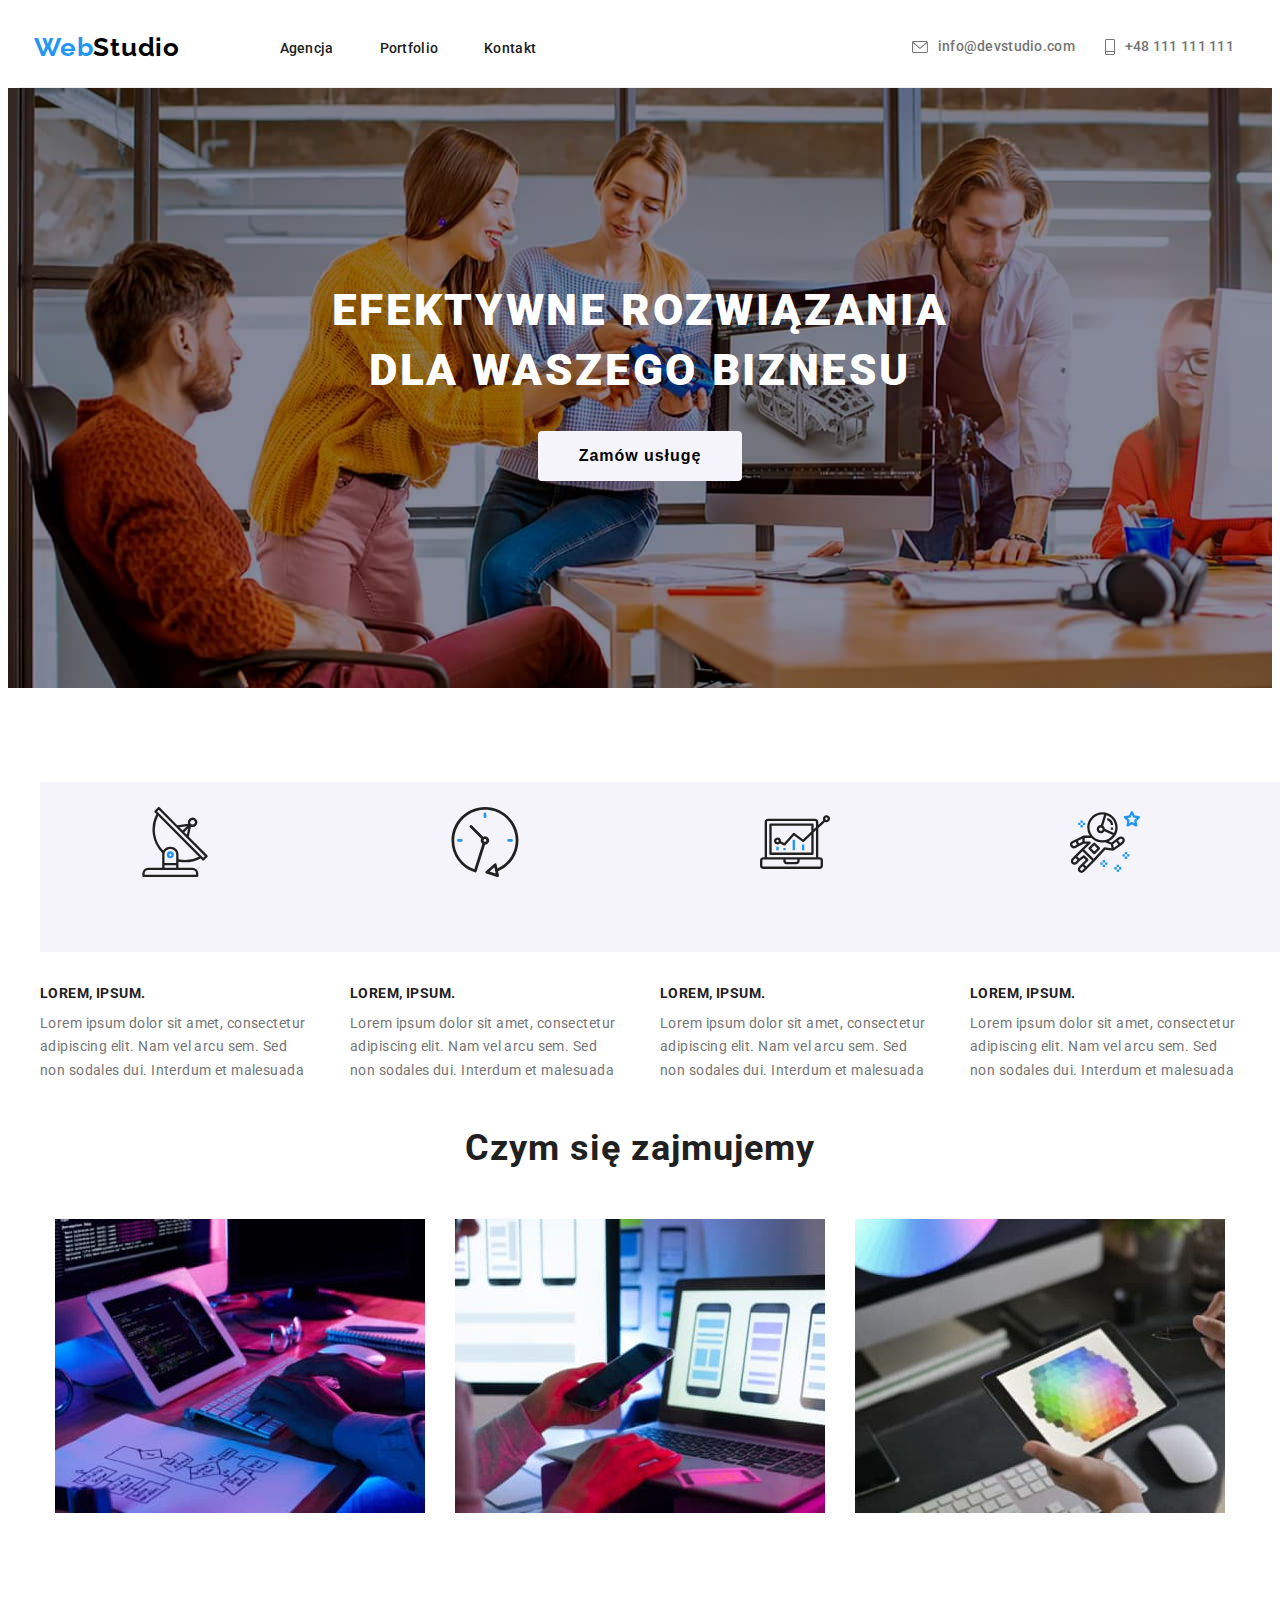
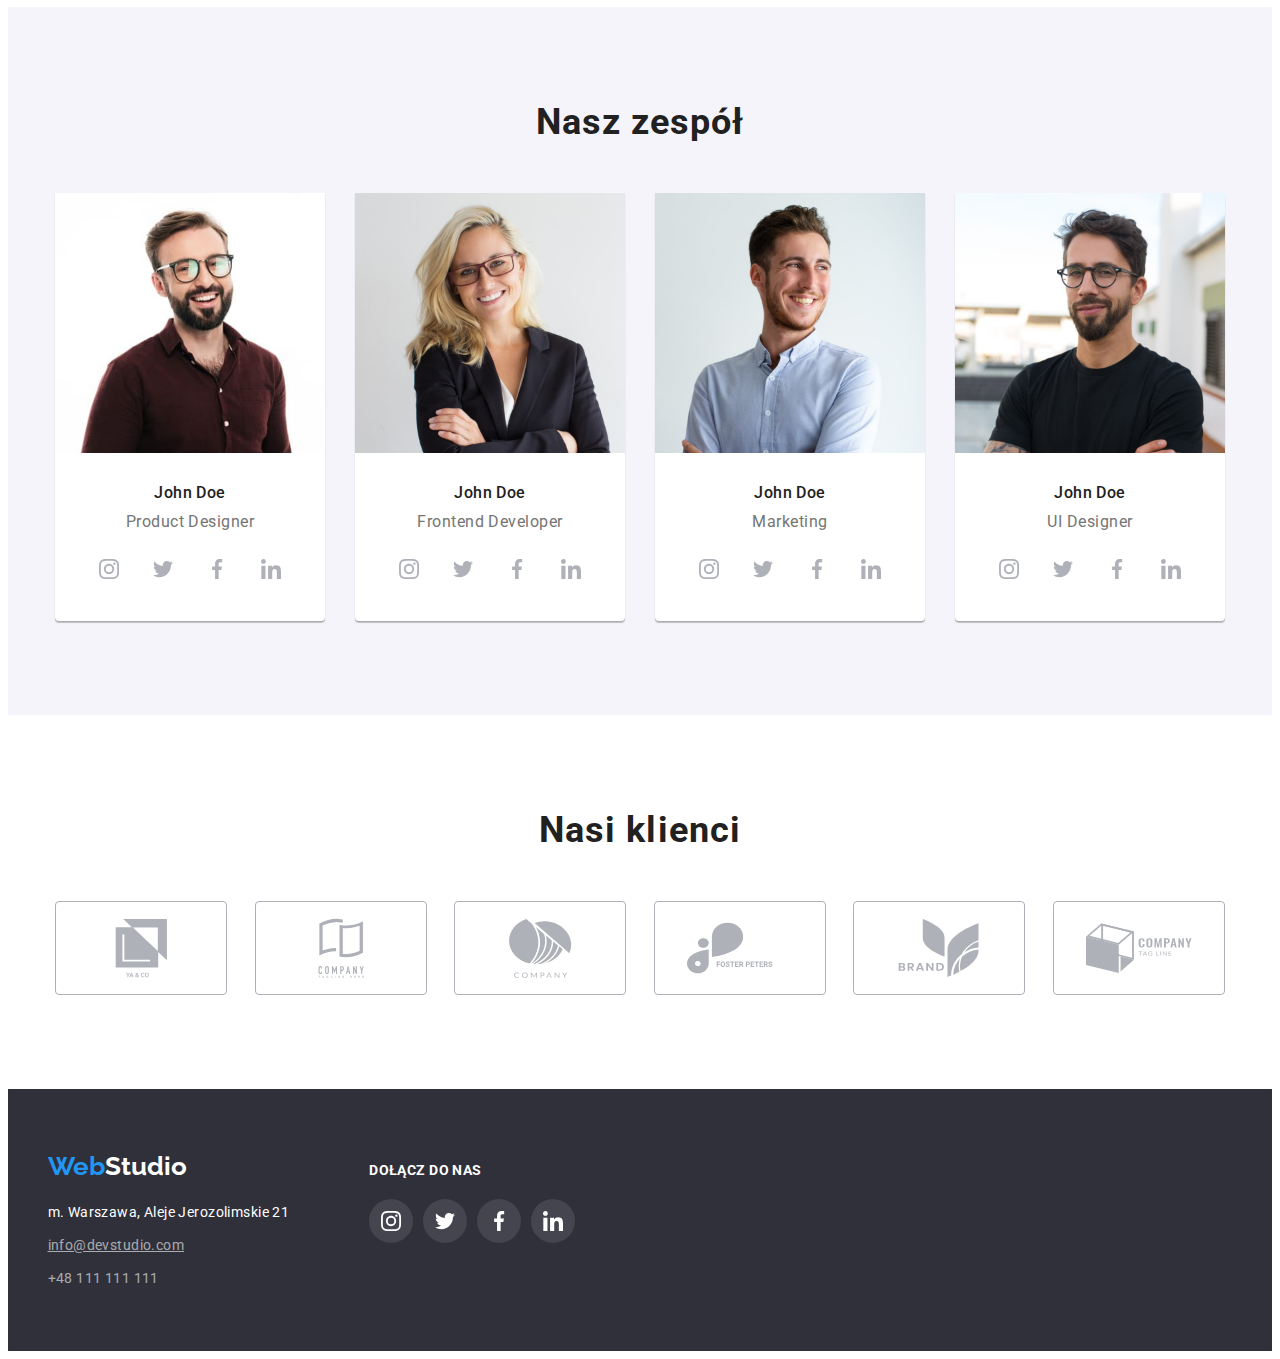
<file: index.html>
<!DOCTYPE html>
<html lang="pl">
  <head>
    <meta charset="UTF-8" />
    <meta http-equiv="X-UA-Compatible" content="IE=edge" />
    <meta name="viewport" content="width=device-width, initial-scale=1.0" />
    <link rel="preconnect" href="https://fonts.googleapis.com" />
    <link rel="preconnect" href="https://fonts.gstatic.com" crossorigin />
    <link
      href="https://fonts.googleapis.com/css2?family=Raleway&family=Roboto:wght@400;500;700;900&display=swap"
      rel="stylesheet"
    />
    <link
      rel="stylesheet"
      href="https://cdnjs.cloudflare.com/ajax/libs/modern-normalize/1.1.0/modern-normalize.min.css"
      integrity="sha512-wpPYUAdjBVSE4KJnH1VR1HeZfpl1ub8YT/NKx4PuQ5NmX2tKuGu6U/JRp5y+Y8XG2tV+wKQpNHVUX03MfMFn9Q=="
      crossorigin="anonymous"
      referrerpolicy="no-referrer"
    />
    <link rel="stylesheet" href="./css/styles.css" type="text/css" />
    <title>Studio</title>
  </head>
  <body>
    <header>
      <div class="link container">
        <div>
          <a class="logo-text-first" href="index.html"
            ><span class="accent">Web</span>Studio</a
          >
        </div>
        <nav>
          <ul class="go-links">
            <li><a class="go-link" href="/index.html">Agencja</a></li>
            <li><a class="go-link" href="./portfolio.html">Portfolio</a></li>
            <li><a class="go-link" href="kontakt">Kontakt</a></li>
          </ul>
        </nav>
        <div class="contact-links">
          <a class="contact-link" href="mailto:info@devstudio.com">
            <svg class="contact-icon" width="16" height="12">
              <use href="./images/icons.svg#icon-envelope"></use>
            </svg>
            info@devstudio.com
          </a>
          <a class="contact-link" href="tel:+48111111111">
            <svg class="contact-icon" width="10" height="16">
              <use href="./images/icons.svg#icon-smartphone"></use>
            </svg>
            +48 111 111 111</a
          >
        </div>
      </div>
    </header>
    <main>
      <section class="hero">
        <div class="hero-headline container">
          <div class="head-btn">
            <h1 class="headline">
              Efektywne rozwiązania <br />dla waszego biznesu
            </h1>
            <div class="btn">
              <button class="btn-service" type="button">Zamów usługę</button>
            </div>
          </div>
        </div>
      </section>
      <section>
        <div class="advantages container">
          <div class="info">
            <svg class="box-icon">
              <use
                href="./images/icons.svg#icon-antenna-1"
                width="70"
                height="70"
              ></use>
            </svg>
            <h4 class="text-title">Lorem, ipsum.</h4>
            <p class="text">
              Lorem ipsum dolor sit amet, consectetur adipiscing elit. Nam vel
              arcu sem. Sed non sodales dui. Interdum et malesuada
            </p>
          </div>
          <div class="info">
            <svg class="box-icon">
              <use
                href="./images/icons.svg#icon-clock-1"
                width="70"
                height="70"
              ></use>
            </svg>
            <h4 class="text-title">Lorem, ipsum.</h4>
            <p class="text">
              Lorem ipsum dolor sit amet, consectetur adipiscing elit. Nam vel
              arcu sem. Sed non sodales dui. Interdum et malesuada
            </p>
          </div>
          <div class="info">
            <svg class="box-icon">
              <use
                href="./images/icons.svg#icon-diagram-1"
                width="70"
                height="70"
              ></use>
            </svg>
            <h4 class="text-title">Lorem, ipsum.</h4>
            <p class="text">
              Lorem ipsum dolor sit amet, consectetur adipiscing elit. Nam vel
              arcu sem. Sed non sodales dui. Interdum et malesuada
            </p>
          </div>
          <div class="info">
            <svg class="box-icon">
              <use
                href="./images/icons.svg#icon-astronaut-1"
                width="70"
                height="70"
              ></use>
            </svg>
            <h4 class="text-title">Lorem, ipsum.</h4>
            <p class="text">
              Lorem ipsum dolor sit amet, consectetur adipiscing elit. Nam vel
              arcu sem. Sed non sodales dui. Interdum et malesuada
            </p>
          </div>
        </div>
      </section>
      <section>
        <div class="area-activity container">
          <h2 class="title">Czym się zajmujemy</h2>
          <div>
            <ul class="img-list">
              <li>
                <img
                  src="images/box1.jpg"
                  alt="komputer na biurku"
                  width="370"
                  height="294"
                />
              </li>
              <li>
                <img
                  src="images/box2.jpg"
                  alt="osoba przy komputerze trzyma telefon"
                  width="370"
                  height="294"
                />
              </li>
              <li>
                <img
                  src="images/box3.jpg"
                  alt="kolorowe zdjęcie na tablecie"
                  width="370"
                  height="294"
                />
              </li>
            </ul>
          </div>
        </div>
      </section>
      <section class="section-team">
        <div class="team container">
          <h2 class="title-2">Nasz zespół</h2>
          <div>
            <ul class="img-list">
              <li>
                <div class="card">
                  <img
                    src="images/img.jpg"
                    alt="uśmiechnięty mężczyzna"
                    width="270"
                    height="260"
                  />
                  <p class="surname">John Doe</p>
                  <p class="profession">Product Designer</p>
                  <ul class="icon-social">
                    <li>
                      <a href="#" class="social-link">
                        <svg width="20" height="20" class="social-icon">
                          <use href="./images/icons.svg#icon-instagram-2"></use>
                        </svg>
                      </a>
                    </li>
                    <li>
                      <a href="#" class="social-link">
                        <svg width="20" height="20" class="social-icon">
                          <use href="./images/icons.svg#icon-twitter-1"></use>
                        </svg>
                      </a>
                    </li>
                    <li>
                      <a href="#" class="social-link">
                        <svg width="20" height="20" class="social-icon">
                          <use href="./images/icons.svg#icon-facebook-1"></use>
                        </svg>
                      </a>
                    </li>
                    <li>
                      <a href="#" class="social-link">
                        <svg width="20" height="20" class="social-icon">
                          <use href="./images/icons.svg#icon-linkedin-1"></use>
                        </svg>
                      </a>
                    </li>
                  </ul>
                </div>
              </li>
              <li>
                <div class="card">
                  <img
                    src="images/img1.jpg"
                    alt="uśmiechnięta kobieta"
                    width="270"
                    height="260"
                  />
                  <p class="surname">John Doe</p>
                  <p class="profession">Frontend Developer</p>
                  <ul class="icon-social">
                    <li>
                      <a href="#" class="social-link">
                        <svg width="20" height="20" class="social-icon">
                          <use href="./images/icons.svg#icon-instagram-2"></use>
                        </svg>
                      </a>
                    </li>
                    <li>
                      <a href="#" class="social-link">
                        <svg width="20" height="20" class="social-icon">
                          <use href="./images/icons.svg#icon-twitter-1"></use>
                        </svg>
                      </a>
                    </li>
                    <li>
                      <a href="#" class="social-link">
                        <svg width="20" height="20" class="social-icon">
                          <use href="./images/icons.svg#icon-facebook-1"></use>
                        </svg>
                      </a>
                    </li>
                    <li>
                      <a href="#" class="social-link">
                        <svg width="20" height="20" class="social-icon">
                          <use href="./images/icons.svg#icon-linkedin-1"></use>
                        </svg>
                      </a>
                    </li>
                  </ul>
                </div>
              </li>
              <li>
                <div class="card">
                  <img
                    src="images/img2.jpg"
                    alt="uśmiechnięty mężczyzna"
                    width="270"
                    height="260"
                  />
                  <p class="surname">John Doe</p>
                  <p class="profession">Marketing</p>
                  <ul class="icon-social">
                    <li>
                      <a href="#" class="social-link">
                        <svg width="20" height="20" class="social-icon">
                          <use href="./images/icons.svg#icon-instagram-2"></use>
                        </svg>
                      </a>
                    </li>
                    <li>
                      <a href="#" class="social-link">
                        <svg width="20" height="20" class="social-icon">
                          <use href="./images/icons.svg#icon-twitter-1"></use>
                        </svg>
                      </a>
                    </li>
                    <li>
                      <a href="#" class="social-link">
                        <svg width="20" height="20" class="social-icon">
                          <use href="./images/icons.svg#icon-facebook-1"></use>
                        </svg>
                      </a>
                    </li>
                    <li>
                      <a href="#" class="social-link">
                        <svg width="20" height="20" class="social-icon">
                          <use href="./images/icons.svg#icon-linkedin-1"></use>
                        </svg>
                      </a>
                    </li>
                  </ul>
                </div>
              </li>
              <li>
                <div class="card">
                  <img
                    src="images/img3.jpg"
                    alt="uśmiechnięty mężczyzna"
                    width="270"
                    height="260"
                  />
                  <p class="surname">John Doe</p>
                  <p class="profession">UI Designer</p>
                  <ul class="icon-social">
                    <li>
                      <a href="#" class="social-link">
                        <svg width="20" height="20" class="social-icon">
                          <use href="./images/icons.svg#icon-instagram-2"></use>
                        </svg>
                      </a>
                    </li>
                    <li>
                      <a href="#" class="social-link">
                        <svg width="20" height="20" class="social-icon">
                          <use href="./images/icons.svg#icon-twitter-1"></use>
                        </svg>
                      </a>
                    </li>
                    <li>
                      <a href="#" class="social-link">
                        <svg width="20" height="20" class="social-icon">
                          <use href="./images/icons.svg#icon-facebook-1"></use>
                        </svg>
                      </a>
                    </li>
                    <li>
                      <a href="#" class="social-link">
                        <svg width="20" height="20" class="social-icon">
                          <use href="./images/icons.svg#icon-linkedin-1"></use>
                        </svg>
                      </a>
                    </li>
                  </ul>
                </div>
              </li>
            </ul>
          </div>
        </div>
      </section>
      <section>
        <div class="container">
          <h2 class="title-client">Nasi klienci</h2>
          <ul class="client-list">
            <li class="icon-client">
              <a href="#" class="link-client">
                <svg width="106" height="60" class="icon-logo">
                  <use href="./images/icons.svg#icon-group"></use>
                </svg>
              </a>
            </li>
            <li class="icon-client">
              <a href="#" class="link-client">
                <svg width="106" height="60" class="icon-logo">
                  <use href="./images/icons.svg#icon-group-1"></use>
                </svg>
              </a>
            </li>
            <li class="icon-client">
              <a href="#" class="link-client">
                <svg width="106" height="60" class="icon-logo">
                  <use href="./images/icons.svg#icon-group-2"></use>
                </svg>
              </a>
            </li>
            <li class="icon-client">
              <a href="#" class="link-client">
                <svg width="106" height="60" class="icon-logo">
                  <use href="./images/icons.svg#icon-group-3"></use>
                </svg>
              </a>
            </li>
            <li class="icon-client">
              <a href="#" class="link-client">
                <svg width="106" height="60" class="icon-logo">
                  <use href="./images/icons.svg#icon-group-4"></use>
                </svg>
              </a>
            </li>
            <li class="icon-client">
              <a href="#" class="link-client">
                <svg width="106" height="60" class="icon-logo">
                  <use href="./images/icons.svg#icon-group-5"></use>
                </svg>
              </a>
            </li>
          </ul>
        </div>
      </section>
    </main>
    <footer class="foot-contain">
      <div class="foot-link container">
        <div>
          <a class="logo-text-bottom" href="index.html"
            ><span class="accent">Web</span>Studio</a
          >
          <address>
            <ul>
              <li class="link-contact">
                <a
                  class="contact-link-map"
                  href="https://goo.gl/maps/Ce6FS1gqBkde4C7V9"
                  rel="nofollow"
                  target="_blank"
                  >m. Warszawa, Aleje Jerozolimskie 21</a
                >
              </li>
              <li class="email-contact">
                <a class="contact-email" href="info@devstudio.com"
                  >info@devstudio.com</a
                >
              </li>
              <li>
                <a class="contact-nr" href="tel:48111111111">+48 111 111 111</a>
              </li>
            </ul>
          </address>
        </div>
        <div class="icon-social-footer">
          <p class="title-icon-footer">Dołącz do nas</p>
          <ul class="list-icon-footer">
            <li class="box-icon-foot">
              <a href="#" class="social-link-footer"
                ><svg width="20" height="20" class="foot-icon">
                  <use href="./images/icons.svg#icon-instagram-2"></use>
                </svg>
              </a>
            </li>
            <li class="box-icon-foot">
              <a href="#" class="social-link-footer"
                ><svg width="20" height="20" class="foot-icon">
                  <use href="./images/icons.svg#icon-twitter-1"></use>
                </svg>
              </a>
            </li>
            <li class="box-icon-foot">
              <a href="#" class="social-link-footer"
                ><svg width="20" height="20" class="foot-icon">
                  <use href="./images/icons.svg#icon-facebook-1"></use>
                </svg>
              </a>
            </li>
            <li class="box-icon-foot">
              <a href="#" class="social-link-footer"
                ><svg width="20" height="20" class="foot-icon">
                  <use href="./images/icons.svg#icon-linkedin-1"></use>
                </svg>
              </a>
            </li>
          </ul>
        </div>
      </div>
    </footer>
  </body>
</html>
</file>
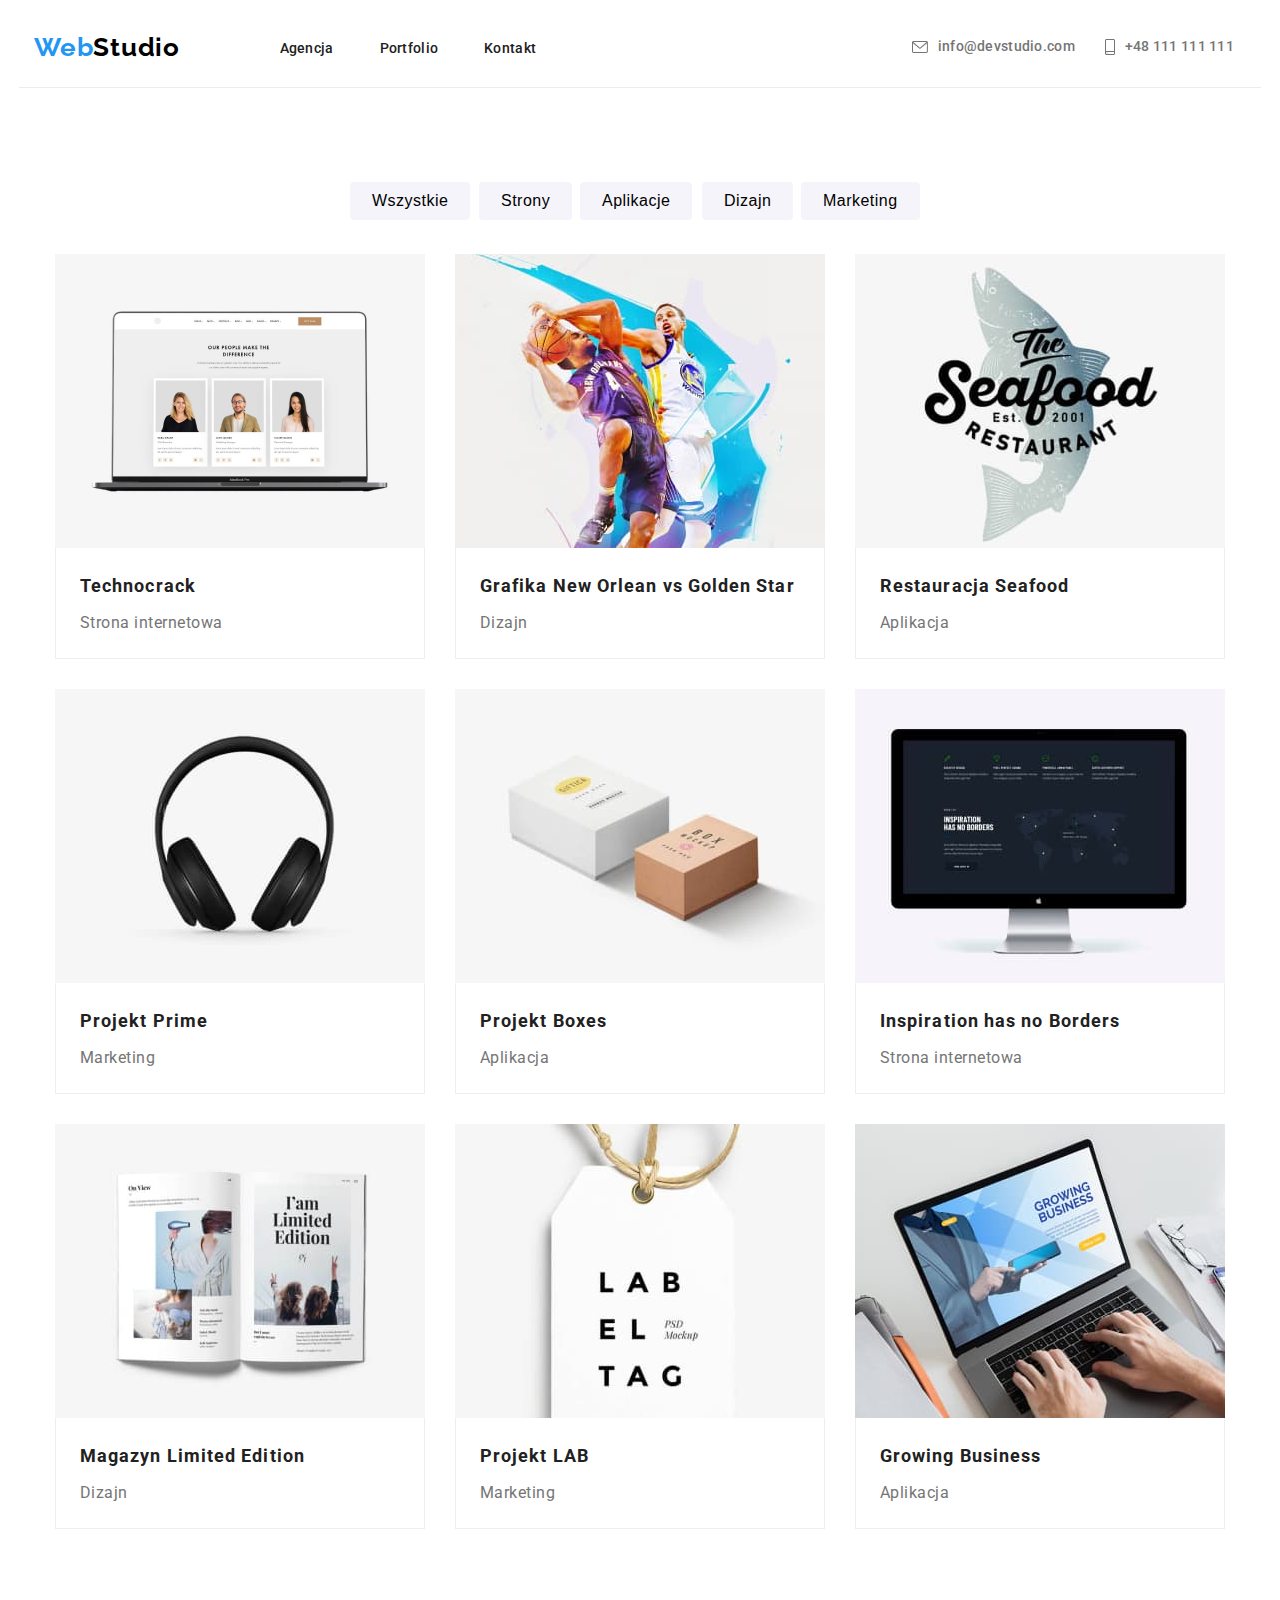
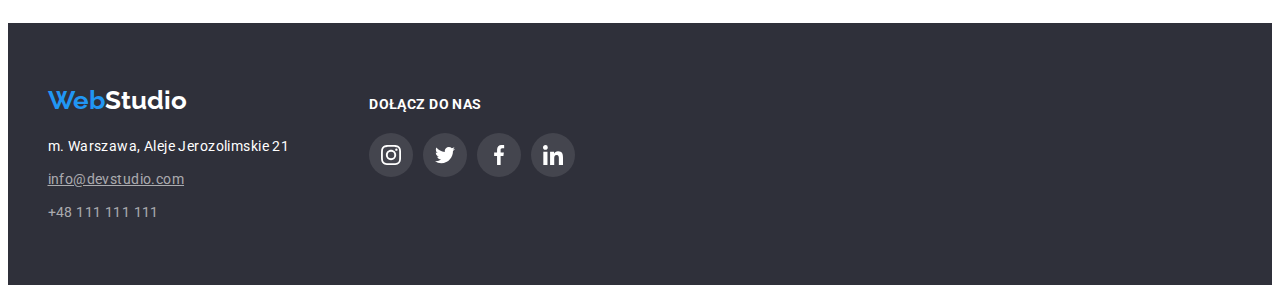
<file: portfolio.html>
<!DOCTYPE html>
<html lang="pl">
  <head>
    <meta charset="UTF-8" />
    <meta http-equiv="X-UA-Compatible" content="IE=edge" />
    <meta name="viewport" content="width=device-width, initial-scale=1.0" />
    <link rel="preconnect" href="https://fonts.googleapis.com" />
    <link rel="preconnect" href="https://fonts.gstatic.com" crossorigin />
    <link
      href="https://fonts.googleapis.com/css2?family=Raleway&family=Roboto:wght@400;500;700;900&display=swap"
      rel="stylesheet"
    />
    <link
      rel="stylesheet"
      href="https://cdnjs.cloudflare.com/ajax/libs/modern-normalize/1.1.0/modern-normalize.min.css"
      integrity="sha512-wpPYUAdjBVSE4KJnH1VR1HeZfpl1ub8YT/NKx4PuQ5NmX2tKuGu6U/JRp5y+Y8XG2tV+wKQpNHVUX03MfMFn9Q=="
      crossorigin="anonymous"
      referrerpolicy="no-referrer"
    />

    <link rel="stylesheet" href="./css/styles.css" type="text/css" />
    <title>Portfolio</title>
  </head>
  <body>
    <header>
      <div class="link container">
        <div>
          <a class="logo-text-first" href="index.html"
            ><span class="accent">Web</span>Studio</a
          >
        </div>
        <nav>
          <ul class="go-links">
            <li><a class="go-link" href="/index.html">Agencja</a></li>
            <li><a class="go-link" href="./portfolio.html">Portfolio</a></li>
            <li><a class="go-link" href="kontakt">Kontakt</a></li>
          </ul>
        </nav>
        <div class="contact-links">
          <a class="contact-link" href="mailto:info@devstudio.com">
            <svg class="contact-icon" width="16" height="12">
              <use href="./images/icons.svg#icon-envelope"></use>
            </svg>
            info@devstudio.com
          </a>
          <a class="contact-link" href="tel:+48111111111">
            <svg class="contact-icon" width="10" height="16">
              <use href="./images/icons.svg#icon-smartphone"></use>
            </svg>
            +48 111 111 111</a
          >
        </div>
      </div>
    </header>

    <main>
      <div class="projects container">
        <div>
          <ul class="switch-elements">
            <li>
              <button class="switch-element" type="button">Wszystkie</button>
            </li>
            <li>
              <button class="switch-element" type="button">Strony</button>
            </li>
            <li>
              <button class="switch-element" type="button">Aplikacje</button>
            </li>
            <li>
              <button class="switch-element" type="button">Dizajn</button>
            </li>
            <li>
              <button class="switch-element" type="button">Marketing</button>
            </li>
          </ul>
        </div>

        <div>
          <ul class="card-set">
            <li>
              <img src="images/hw2/img.jpg" alt="" width="370" height="294" />
              <div class="bottom-card">
                <p class="name-project">Technocrack</p>
                <p class="type-of-project">Strona internetowa</p>
              </div>
            </li>
            <li>
              <img src="images/hw2/img1.jpg" alt="" width="370" height="294" />
              <div class="bottom-card">
                <p class="name-project">Grafika New Orlean vs Golden Star</p>
                <p class="type-of-project">Dizajn</p>
              </div>
            </li>
            <li>
              <img src="images/hw2/img2.jpg" alt="" width="370" height="294" />
              <div class="bottom-card">
                <p class="name-project">Restauracja Seafood</p>
                <p class="type-of-project">Aplikacja</p>
              </div>
            </li>
            <li>
              <img src="images/hw2/img3.jpg" alt="" width="370" height="294" />
              <div class="bottom-card">
                <p class="name-project">Projekt Prime</p>
                <p class="type-of-project">Marketing</p>
              </div>
            </li>

            <li>
              <img src="images/hw2/img4.jpg" alt="" width="370" height="294" />
              <div class="bottom-card">
                <p class="name-project">Projekt Boxes</p>
                <p class="type-of-project">Aplikacja</p>
              </div>
            </li>

            <li>
              <img src="images/hw2/img5.jpg" alt="" width="370" height="294" />
              <div class="bottom-card">
                <p class="name-project">Inspiration has no Borders</p>
                <p class="type-of-project">Strona internetowa</p>
              </div>
            </li>

            <li>
              <img src="images/hw2/img6.jpg" alt="" width="370" height="294" />
              <div class="bottom-card">
                <p class="name-project">Magazyn Limited Edition</p>
                <p class="type-of-project">Dizajn</p>
              </div>
            </li>

            <li>
              <img src="images/hw2/img7.jpg" alt="" width="370" height="294" />
              <div class="bottom-card">
                <p class="name-project">Projekt LAB</p>
                <p class="type-of-project">Marketing</p>
              </div>
            </li>

            <li>
              <img src="images/hw2/img8.jpg" alt="" width="370" height="294" />
              <div class="bottom-card">
                <p class="name-project">Growing Business</p>
                <p class="type-of-project">Aplikacja</p>
              </div>
            </li>
          </ul>
        </div>
      </div>
    </main>
    <footer class="foot-contain">
      <div class="foot-link container">
        <div>
          <a class="logo-text-bottom" href="index.html"
            ><span class="accent">Web</span>Studio</a
          >
          <address>
            <ul>
              <li class="link-contact">
                <a
                  class="contact-link-map"
                  href="https://goo.gl/maps/Ce6FS1gqBkde4C7V9"
                  rel="nofollow"
                  target="_blank"
                  >m. Warszawa, Aleje Jerozolimskie 21</a
                >
              </li>
              <li class="email-contact">
                <a class="contact-email" href="info@devstudio.com"
                  >info@devstudio.com</a
                >
              </li>
              <li>
                <a class="contact-nr" href="tel:48111111111">+48 111 111 111</a>
              </li>
            </ul>
          </address>
        </div>
        <div class="icon-social-footer">
          <p class="title-icon-footer">Dołącz do nas</p>
          <ul class="list-icon-footer">
            <li class="box-icon-foot">
              <a href="#" class="social-link-footer"
                ><svg width="20" height="20" class="foot-icon">
                  <use href="./images/icons.svg#icon-instagram-2"></use>
                </svg>
              </a>
            </li>
            <li class="box-icon-foot">
              <a href="#" class="social-link-footer"
                ><svg width="20" height="20" class="foot-icon">
                  <use href="./images/icons.svg#icon-twitter-1"></use>
                </svg>
              </a>
            </li>
            <li class="box-icon-foot">
              <a href="#" class="social-link-footer"
                ><svg width="20" height="20" class="foot-icon">
                  <use href="./images/icons.svg#icon-facebook-1"></use>
                </svg>
              </a>
            </li>
            <li class="box-icon-foot">
              <a href="#" class="social-link-footer"
                ><svg width="20" height="20" class="foot-icon">
                  <use href="./images/icons.svg#icon-linkedin-1"></use>
                </svg>
              </a>
            </li>
          </ul>
        </div>
      </div>
    </footer>
  </body>
</html>
</file>
<file: css/styles.css>
body {
  font-family: "Roboto", sans-serif;
  color: #212121;
}
.container {
  width: 1200px;
  margin: 0 auto;
}
a {
  text-decoration: none;
}
:root {
  --background-color: #2f303a;
}
:root {
  --color-text: #757575;
}
:root {
  --Selection-color: #2196f3;
}

/* ######### ######## ###### header ###### ######## ######### */
.link {
  display: flex;
  justify-content: space-between;
  align-items: center;
  border-bottom: 1px solid #ececec;
  padding: 24px 27px 24px 15px;
}
.go-links {
  display: flex;
  list-style: none;
  padding: 0;

  margin-top: 0;
  margin-bottom: 0;
}
.go-links li:last-child {
  margin-left: 46px;
}
.go-links li:nth-child(2) {
  margin-left: 46px;
}

.contact-links {
  display: flex;
}
.contact-link:last-child {
  margin-left: 30px;
}
.contact-link:first-child {
  margin-left: 276px;
}

.logo-text-first {
  font-family: "Raleway";
  color: #000000;
  font-weight: 700;
  font-size: 26px;
  line-height: 1.19;
  letter-spacing: 0.03em;
  width: 145px;
}

.accent {
  color: var(--Selection-color);
}
.go-link {
  font-size: 14px;
  font-weight: 500;
  line-height: 1.14;
  letter-spacing: 0.02em;
  color: #212121;
}
.go-link:hover,
.go-link:focus {
  color: var(--Selection-color);
}

.contact-link {
  color: var(--color-text);
  font-weight: 500;
  font-size: 14px;
  line-height: 1.14;
  letter-spacing: 0.02em;
}

.contact-links {
  display: flex;
  align-items: center;
}
.contact-link {
  display: flex;
  align-items: center;
  justify-content: center;
}

.contact-link:hover,
.contact-link:focus {
  color: var(--Selection-color);
}
.contact-link:hover .contact-icon,
.contact-link:focus .contact-icon {
  fill: var(--Selection-color);
}
.contact-icon {
  margin-right: 10px;
  fill: #757575;
}
/* ^^^^^^^^^^^^^^^^^^^^^ header ^^^^^^^^^^^^^^^^^^^^^*/

/* ######### ######## ###### main ###### ######## ######### */
.hero {
  background-image: url("../images/img10.jpg");
  background-size: cover;
  background-color: var(--background-color);
}
.hero-headline {
  padding-top: 94px;
  padding-bottom: 94px;
}

.head-btn {
  display: flex;
  text-align: center;
  flex-direction: column;
  align-items: center;
}

.headline {
  color: #ffffff;
  font-weight: 900;
  font-size: 44px;
  line-height: 1.36;
  text-transform: uppercase;
  padding-top: 99px;
  margin-top: 0;
  margin-bottom: 30px;
  letter-spacing: 0.06em;
  width: 696px;
}

.btn-service {
  background: #f5f4fa;
  border-radius: 4px;
  border: none;
  font-weight: 700;
  font-size: 16px;
  line-height: 1.88;
  letter-spacing: 0.06em;
  cursor: pointer;
  padding: 10px 41px 10px 41px;
}
.btn {
  padding-bottom: 113px;
}
.btn-service:hover,
.btn-service:focus {
  background-color: var(--Selection-color);
  color: #ffffff;
}
/* ######## ######## section 2class="info" ######## ######## */

.advantages {
  display: flex;
  max-width: 1170;

  margin: 0 auto;
  padding: 0 15px;
  justify-content: space-between;
  padding-top: 94px;
}
.box-icon {
  width: 270px;
  height: 120px;
  padding: 25px 100px 25px 100px;
  margin-bottom: 30px;
  background-color: #f5f4fa;
}

.info h4 {
  margin: 0;
  padding-bottom: 10px;
}
.info {
  max-width: 270px;
  margin: 0;
  height: 251px;
}

.text-title {
  font-weight: 700;
  font-size: 14px;
  line-height: 1.14;
  letter-spacing: 0.03em;
  text-transform: uppercase;
}
.text {
  font-size: 14px;
  line-height: 1.7;
  letter-spacing: 0.03em;
  color: var(--color-text);
  margin: 0;
}
/* ######## ######## section 3-4 title ######## ######## */
.area-activity {
  padding-bottom: 94px;
  padding-top: 94px;
}
.img-list {
  display: flex;
  list-style: none;
  padding-left: 15px;
  padding-right: 15px;
  justify-content: space-between;
  margin: 0;
}

.title {
  font-weight: 700;
  font-size: 36px;
  line-height: 1.17;
  text-align: center;
  letter-spacing: 0.03em;
  margin-top: 0;
  margin-bottom: 50px;
}
/* ######## ######## section 4 title-card ######## ######## */
.section-team {
  background-color: #f5f4fa;
}
.team {
  padding-bottom: 94px;
  padding-top: 94px;
}

.title-2 {
  font-weight: 700;
  font-size: 36px;
  line-height: 1.17;
  text-align: center;
  letter-spacing: 0.03em;
  margin-top: 0;
  margin-bottom: 50px;
}
.surname {
  font-weight: 500;
  font-size: 16px;
  line-height: 1.19;
  letter-spacing: 0.03em;
  justify-items: center;
  text-align: center;
  margin-top: 30px;
  margin-bottom: 10px;
}
.profession {
  font-size: 16px;
  line-height: 1.19;
  letter-spacing: 0.03em;
  color: var(--color-text);
  text-align: center;
  margin-top: 10px;
  margin-bottom: 16px;
}
.card {
  background-color: #ffffff;
  border-radius: 0px 0px 4px 4px;
  margin: 0;
  width: 270px;
  box-shadow: 0 2px 1px 0 rgba(0, 0, 0, 0.2), 0 1px 1px 0 rgba(0, 0, 0, 0.14);
}

/*social-icon*/
ul {
  list-style: none;
}
.icon-social {
  display: flex;
  gap: 10px;
  align-items: center;
  justify-content: center;
  padding: 0 32px 30px 32px;
}

.social-link {
  display: flex;
  justify-content: center;
  align-items: center;
  width: 44px;
  height: 44px;
  border-radius: 50%;
}

.social-icon {
  fill: #afb1b8;
}
.social-link:hover .social-icon,
.social-link:focus .social-icon {
  fill: #ffffff;
}

.social-link:hover,
.social-link:focus {
  background: var(--Selection-color);
}

/* ######### ######## ###### section icon client ###### ######## ######### */
.title-client {
  font-weight: 700;
  font-size: 36px;
  line-height: 1.17;
  letter-spacing: 0.03em;
  text-align: center;
  margin: 0 auto;
  padding-top: 94px;
}
.client-list {
  display: flex;
  list-style: none;
  margin: 50px 0 0 0;
  padding: 0 15px 94px 15px;
  justify-content: space-between;
}
.icon-client {
  width: 170px;
  height: 92px;
  border: 1px solid #afb1b8;
  border-radius: 4px;
}

.icon-client:hover,
.icon-client:hover .icon-logo {
  border-color: var(--Selection-color);
  fill: var(--Selection-color);
}
.icon-logo {
  fill: #afb1b8;
}

.icon-logo {
  margin: 16px 32px 16px 32px;
}
/* ######### ######## ###### portfolio ###### ######## ######### */
.projects {
  padding-top: 94px;
  padding-bottom: 94px;
}
.switch-elements {
  display: flex;
  list-style: none;
  margin: 0;

  padding-left: 310px;
  padding-right: 318px;
  justify-content: space-between;
}
.switch-elements li:first-child {
  width: 121px;
}
.switch-elements li:last-child {
  width: 121px;
}
.switch-elements li:nth-child(2) {
  width: 93px;
}
.switch-elements li:nth-child(3n) {
  width: 114px;
}
.switch-elements li:nth-last-child(2) {
  width: 91px;
}
.switch-element {
  border-radius: 4px;
  background: #f5f4fa;
  border-radius: 4px;
  border: none;
  padding: 6px 22px 6px 22px;
  cursor: pointer;
  font-weight: 500;
  font-size: 16px;
  line-height: 1.63;
  letter-spacing: 0.03em;
}

.switch-element:hover,
.switch-element:focus {
  color: #ffffff;
  background-color: var(--Selection-color);
  border-color: var(--Selection-color);
  box-shadow: 0 2px 2px 0 rgba(0, 0, 0, 0.12), 0 1px 2px 0 rgba(0, 0, 0, 0.08);
}
.card-set {
  display: flex;
  flex-wrap: wrap;
  list-style: none;
  gap: 30px;
  padding-left: 15px;
  padding-right: 15px;
  margin-top: 34px;
  margin-bottom: 0px;
}
.card-set > li:hover {
  box-shadow: 1px 4px 6px 0px rgba(0, 0, 0, 0.16),
    0 4px 4px 0 rgba(0, 0, 0, 0.06);
}
img {
  display: block;
  max-width: 100%;
}

.bottom-card {
  border: 1px solid #eeeeee;
  border-top: none;
  padding: 20px 24px 20px 24px;
}
.name-project {
  font-weight: 700;
  font-size: 18px;
  line-height: 2;
  letter-spacing: 0.06em;
  margin: 0;
}
.type-of-project {
  font-size: 16px;
  line-height: 1.88;
  letter-spacing: 0.03em;
  color: var(--color-text);
  margin-top: 4px;
  margin-bottom: 0;
}
/* ######### ######## ###### footer ###### ######## ######### */
footer {
  background-color: var(--background-color);
}
.foot-link {
  display: flex;
  padding-left: 15px;
  align-items: baseline;
}
.foot-contain {
  padding: 60px 0;
}
address > ul {
  list-style: none;
  margin: 0;
  padding: 0;
}
.contact-link-map {
  font-size: 14px;
  color: #ffffff;
  font-size: 14px;
  line-height: 1.71;
  letter-spacing: 0.03em;
}
.contact-link-map:hover,
.contact-link-map:focus {
  color: var(--Selection-color);
}
.contact-email {
  font-size: 14px;
  line-height: 1.71;
  letter-spacing: 0.03em;
  text-decoration-line: underline;
  color: rgba(255, 255, 255, 0.6);
}

.contact-email:hover,
.contact-email:focus {
  color: var(--Selection-color);
}

.contact-nr {
  font-size: 14px;
  line-height: 1.71;
  letter-spacing: 0.03em;
  color: rgba(255, 255, 255, 0.6);
  background-color: var(--background-color);
}

.contact-nr:hover,
.contact-nr:focus .box-icon-foot:hover {
  color: var(--Selection-color);
}

.logo-text-bottom {
  font-family: "Raleway";
  color: #ffffff;
  font-weight: 700;
  font-size: 26px;
  background-color: var(--background-color);
}
.link-contact {
  margin-bottom: 9px;
  margin-top: 20px;
}
.email-contact {
  margin-bottom: 9px;
}
address {
  font-style: normal;
}
/* ########## footer social icon #########*/
.list-icon-footer {
  display: flex;
  align-items: center;
  justify-content: center;
  gap: 10px;
  padding: 0;
  margin: auto;
}
.title-icon-footer {
  font-family: Roboto;
  font-weight: 700;
  font-size: 14px;
  line-height: 1.14;
  letter-spacing: 0.03em;
  color: #ffffff;
  text-transform: uppercase;
  margin-bottom: 20px;
}
.icon-social-footer {
  margin-left: 80px;
}
.foot-icon {
  fill: #ffffff;
  margin: 12px;
}
.box-icon-foot {
  display: flex;
  justify-content: center;
  align-items: center;
}
.box-icon-foot {
  background: rgba(255, 255, 255, 0.1);
  border-radius: 50%;
}
.social-link-footer {
  width: 44px;
  height: 44px;
  border-radius: 50%;
}
.social-link-footer:hover {
  background: var(--Selection-color);
}
</file>
